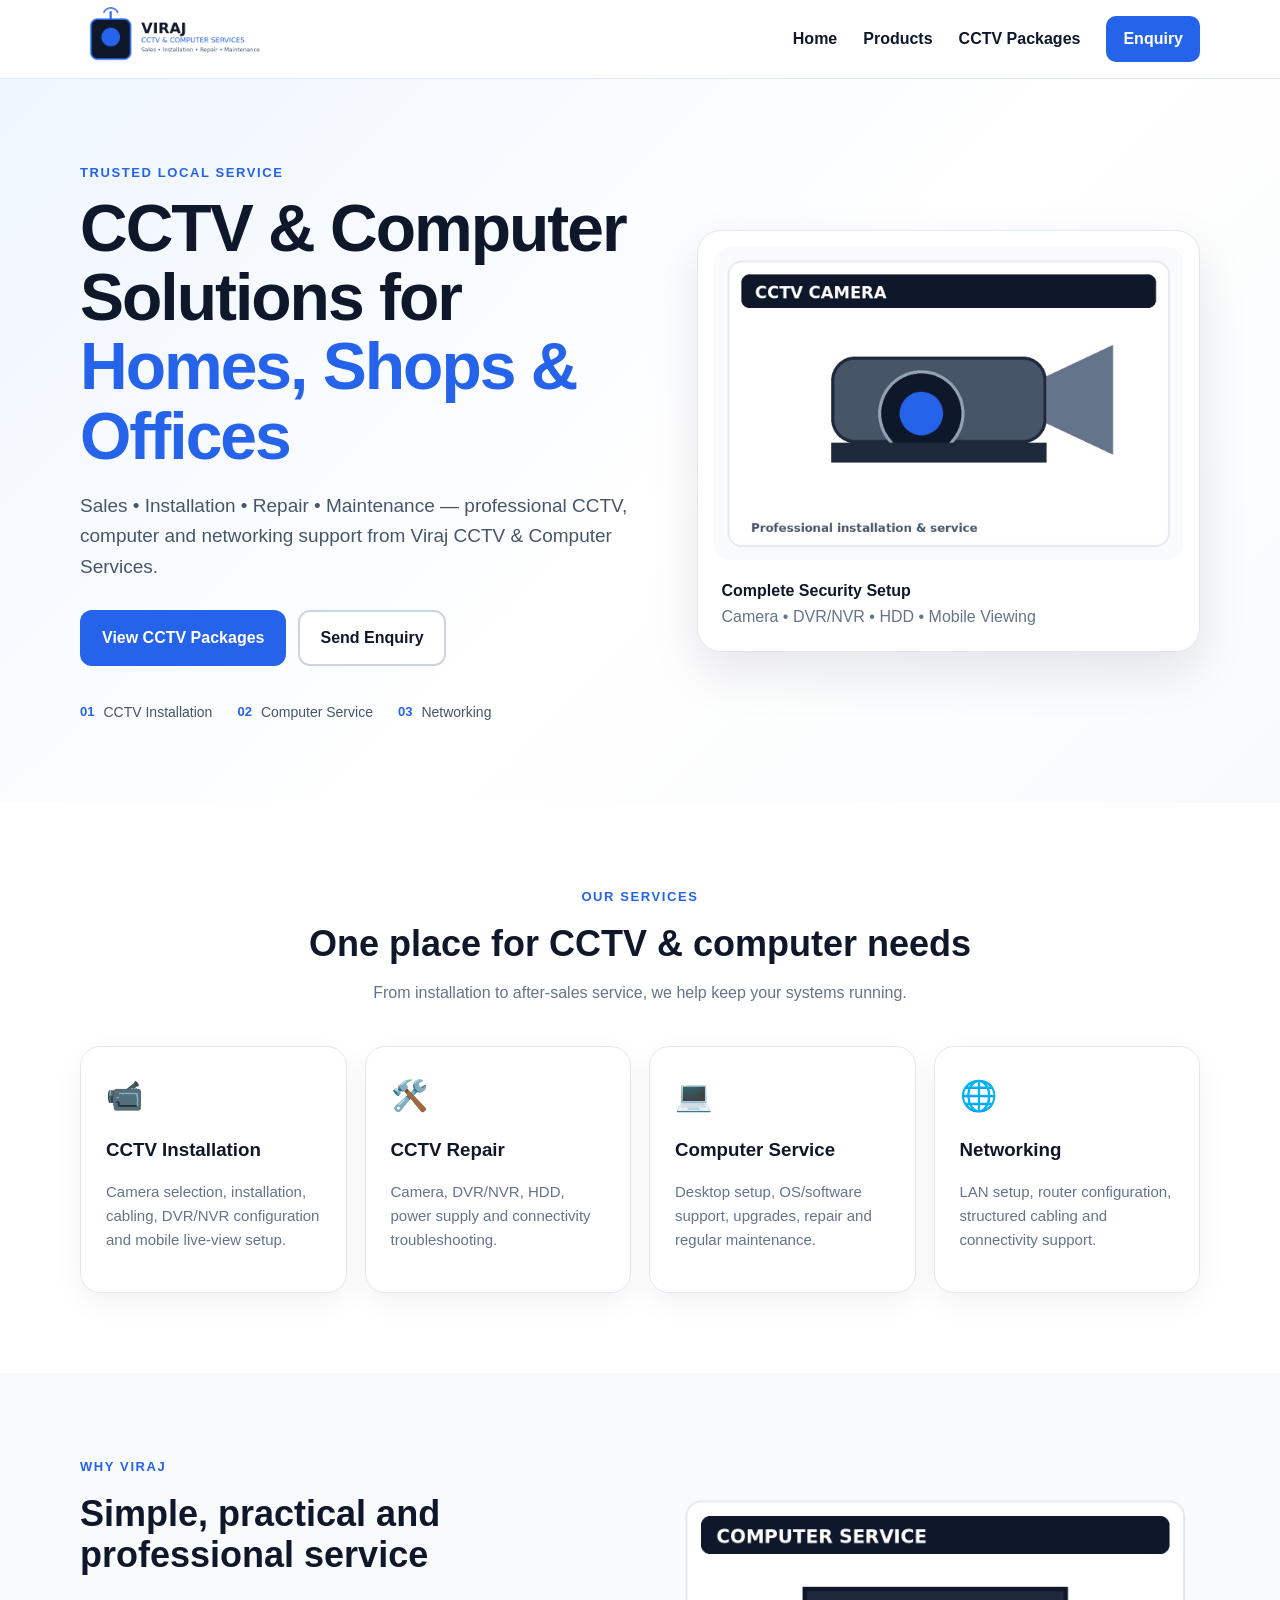
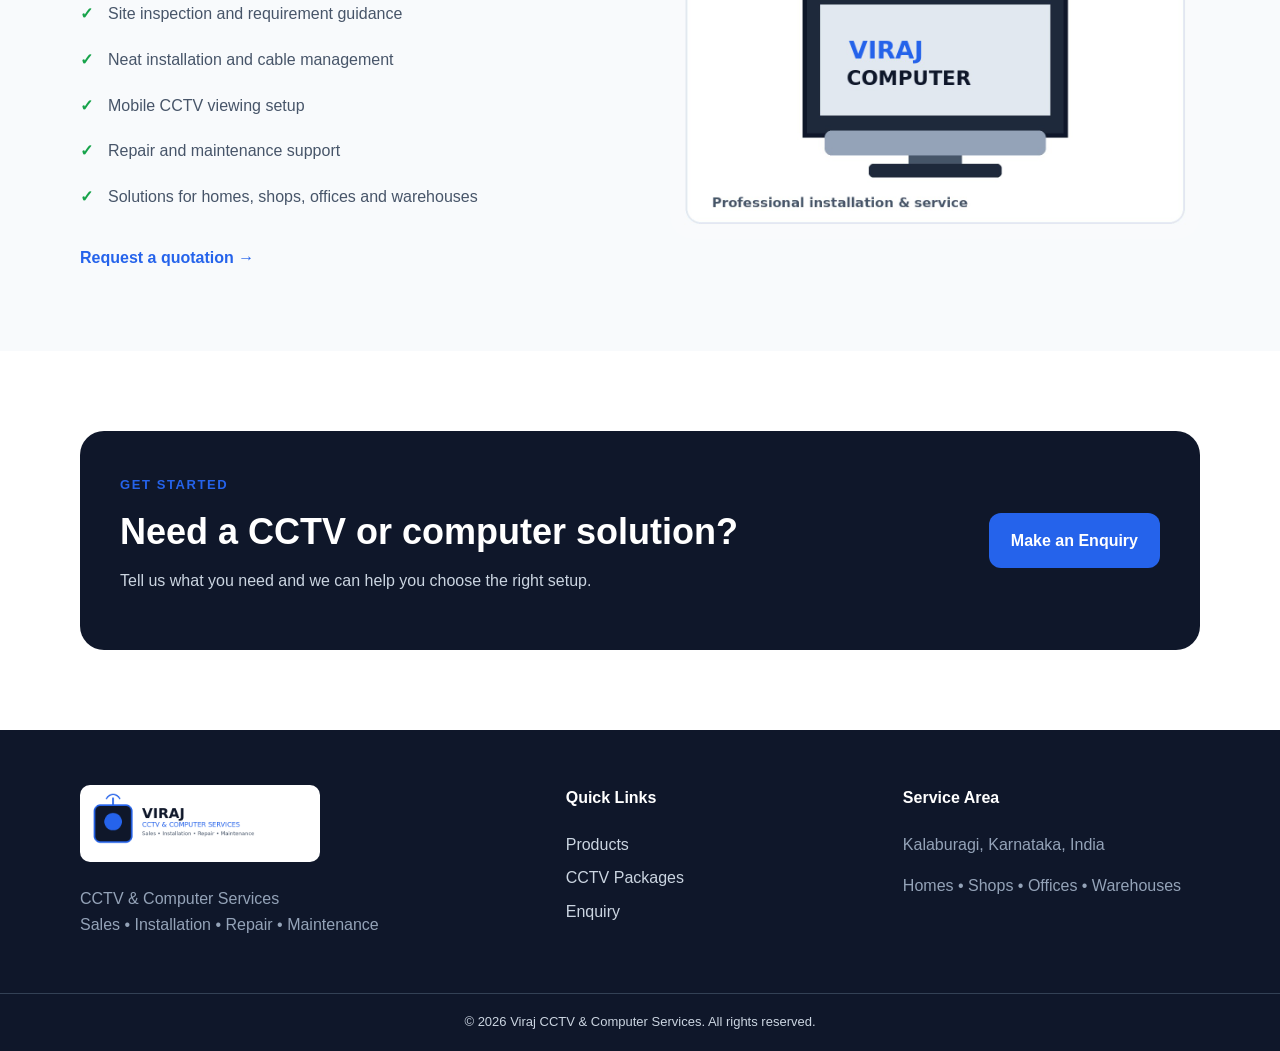
<file: index.html>
<!DOCTYPE html>
<html lang="en">
<head>

  <meta name="google-site-verification" content="1O2dezWutYB2K4WWv4wSsgIg9bzA97CuRYWRVJyXOBk" />
  
  <meta charset="UTF-8">
  <meta name="viewport" content="width=device-width, initial-scale=1.0">
  <title>Viraj CCTV & Computer Services | CCTV & Computer Service in Kalaburagi</title>
  <meta name="description" content="Viraj CCTV & Computer Services provides CCTV camera installation, repair, DVR/NVR setup, networking, computer installation, repair and maintenance.">
  <meta name="keywords" content="CCTV installation Kalaburagi, CCTV repair, DVR NVR, computer repair Kalaburagi, computer service, networking">
  <link rel="canonical" href="https://virajcomputers.in/">
  <meta property="og:title" content="Viraj CCTV & Computer Services">
  <meta property="og:description" content="CCTV, computer, networking and maintenance services.">
  <meta property="og:type" content="website">
  <meta property="og:url" content="https://virajcomputers.in/">
  <meta property="og:image" content="https://virajcomputers.in/images/logo.png">
  <link rel="stylesheet" href="style.css">
  <script type="application/ld+json">
  {
    "@context":"https://schema.org",
    "@type":"LocalBusiness",
    "name":"Viraj CCTV & Computer Services",
    "url":"https://virajcomputers.in/",
    "description":"CCTV and computer sales, installation, repair and maintenance services.",
    "areaServed":"Kalaburagi, Karnataka, India",
    "serviceType":["CCTV Installation","CCTV Repair","DVR/NVR Setup","Computer Repair","Networking"]
  }
  </script>
</head>
<body>
<header class="site-header">
  <div class="container nav">
    <a class="brand" href="index.html"><img src="logo.png" alt="Viraj CCTV & Computer Services"></a>
    <button class="menu-btn" aria-label="Open menu">☰</button>
    <nav>
      <a href="index.html">Home</a>
      <a href="products.html">Products</a>
      <a href="cctv-packages.html">CCTV Packages</a>
      <a href="enquiry.html" class="nav-cta">Enquiry</a>
    </nav>
  </div>
</header>

<main>
<section class="hero">
  <div class="container hero-grid">
    <div>
      <span class="eyebrow">TRUSTED LOCAL SERVICE</span>
      <h1>CCTV & Computer Solutions for <span>Homes, Shops & Offices</span></h1>
      <p class="lead">Sales • Installation • Repair • Maintenance — professional CCTV, computer and networking support from Viraj CCTV & Computer Services.</p>
      <div class="hero-actions">
        <a class="btn primary" href="cctv-packages.html">View CCTV Packages</a>
        <a class="btn secondary" href="enquiry.html">Send Enquiry</a>
      </div>
      <div class="trust-row">
        <div><strong>01</strong><span>CCTV Installation</span></div>
        <div><strong>02</strong><span>Computer Service</span></div>
        <div><strong>03</strong><span>Networking</span></div>
      </div>
    </div>
    <div class="hero-card">
      <img src="cctv-camera.jpg" alt="CCTV camera service">
      <div class="hero-card-text"><strong>Complete Security Setup</strong><span>Camera • DVR/NVR • HDD • Mobile Viewing</span></div>
    </div>
  </div>
</section>

<section class="section">
  <div class="container">
    <div class="section-head"><span class="eyebrow">OUR SERVICES</span><h2>One place for CCTV & computer needs</h2><p>From installation to after-sales service, we help keep your systems running.</p></div>
    <div class="cards">
      <article class="card"><div class="icon">📹</div><h3>CCTV Installation</h3><p>Camera selection, installation, cabling, DVR/NVR configuration and mobile live-view setup.</p></article>
      <article class="card"><div class="icon">🛠️</div><h3>CCTV Repair</h3><p>Camera, DVR/NVR, HDD, power supply and connectivity troubleshooting.</p></article>
      <article class="card"><div class="icon">💻</div><h3>Computer Service</h3><p>Desktop setup, OS/software support, upgrades, repair and regular maintenance.</p></article>
      <article class="card"><div class="icon">🌐</div><h3>Networking</h3><p>LAN setup, router configuration, structured cabling and connectivity support.</p></article>
    </div>
  </div>
</section>

<section class="section soft">
  <div class="container split">
    <div>
      <span class="eyebrow">WHY VIRAJ</span>
      <h2>Simple, practical and professional service</h2>
      <ul class="checks">
        <li>Site inspection and requirement guidance</li>
        <li>Neat installation and cable management</li>
        <li>Mobile CCTV viewing setup</li>
        <li>Repair and maintenance support</li>
        <li>Solutions for homes, shops, offices and warehouses</li>
      </ul>
      <a class="text-link" href="enquiry.html">Request a quotation →</a>
    </div>
    <div class="feature-image"><img src="computer.jpg" alt="Computer service"></div>
  </div>
</section>

<section class="section">
  <div class="container cta">
    <div><span class="eyebrow">GET STARTED</span><h2>Need a CCTV or computer solution?</h2><p>Tell us what you need and we can help you choose the right setup.</p></div>
    <a class="btn primary" href="enquiry.html">Make an Enquiry</a>
  </div>
</section>
</main>

<footer class="footer">
  <div class="container footer-grid">
    <div><img src="logo.png" class="footer-logo" alt="Viraj logo"><p>CCTV & Computer Services<br>Sales • Installation • Repair • Maintenance</p></div>
    <div><h4>Quick Links</h4><a href="products.html">Products</a><a href="cctv-packages.html">CCTV Packages</a><a href="enquiry.html">Enquiry</a></div>
    <div><h4>Service Area</h4><p>Kalaburagi, Karnataka, India</p><p>Homes • Shops • Offices • Warehouses</p></div>
  </div>
  <div class="copyright">© <span id="year"></span> Viraj CCTV & Computer Services. All rights reserved.</div>
</footer>
<script src="script.js"></script>
</body>
</html>
</file>
<file: style.css>
*{box-sizing:border-box}html{scroll-behavior:smooth}body{margin:0;font-family:Arial,Helvetica,sans-serif;color:#0f172a;background:#fff;line-height:1.6}a{color:inherit;text-decoration:none}.container{width:min(1120px,92%);margin:auto}.site-header{position:sticky;top:0;z-index:20;background:rgba(255,255,255,.96);backdrop-filter:blur(12px);border-bottom:1px solid #e2e8f0}.nav{height:78px;display:flex;align-items:center;justify-content:space-between;gap:25px}.brand img{width:245px;height:auto;display:block}.nav nav{display:flex;align-items:center;gap:26px;font-weight:700}.nav nav a:hover{color:#2563eb}.nav-cta{padding:10px 17px;border-radius:10px;background:#2563eb;color:#fff}.menu-btn{display:none;border:0;background:transparent;font-size:28px}.hero{background:linear-gradient(135deg,#eff6ff,#fff 55%,#f8fafc);padding:80px 0}.hero-grid{display:grid;grid-template-columns:1.05fr .95fr;gap:60px;align-items:center}.eyebrow{display:inline-block;font-size:13px;font-weight:800;letter-spacing:1.6px;color:#2563eb;margin-bottom:10px}.hero h1,.page-hero h1{font-size:clamp(40px,6vw,66px);line-height:1.05;margin:0 0 20px;letter-spacing:-2px}.hero h1 span{color:#2563eb}.lead{font-size:19px;color:#475569;max-width:650px}.hero-actions{display:flex;gap:12px;flex-wrap:wrap;margin:28px 0}.btn{display:inline-flex;align-items:center;justify-content:center;padding:13px 20px;border-radius:12px;font-weight:800;border:2px solid transparent;cursor:pointer}.primary{background:#2563eb;color:#fff}.primary:hover{background:#1d4ed8}.secondary{border-color:#cbd5e1;background:#fff}.hero-card{background:#fff;border:1px solid #e2e8f0;border-radius:24px;padding:16px;box-shadow:0 20px 50px rgba(15,23,42,.1)}.hero-card img{width:100%;border-radius:16px;display:block}.hero-card-text{padding:18px 8px 6px;display:flex;flex-direction:column}.hero-card-text span{color:#64748b}.trust-row{display:flex;gap:25px;margin-top:35px;flex-wrap:wrap}.trust-row div{display:flex;gap:9px;align-items:center}.trust-row strong{font-size:13px;color:#2563eb}.trust-row span{font-size:14px;color:#475569}.section{padding:80px 0}.soft{background:#f8fafc}.section-head{text-align:center;max-width:720px;margin:0 auto 40px}.section h2{font-size:36px;line-height:1.15;margin:5px 0 12px}.section-head p{color:#64748b}.cards{display:grid;grid-template-columns:repeat(4,1fr);gap:18px}.card,.product-card,.package,.enquiry-form,.contact-box{border:1px solid #e2e8f0;border-radius:20px;background:#fff;box-shadow:0 10px 30px rgba(15,23,42,.05)}.card{padding:25px}.icon{font-size:30px}.card h3{margin:15px 0 8px}.card p{color:#64748b;font-size:15px}.split{display:grid;grid-template-columns:1fr 1fr;gap:60px;align-items:center}.checks{padding:0;list-style:none}.checks li{padding:10px 0 10px 28px;position:relative;color:#475569}.checks li:before{content:"✓";position:absolute;left:0;color:#16a34a;font-weight:900}.feature-image img{width:100%;border-radius:22px;display:block}.text-link{display:inline-block;color:#2563eb;font-weight:800;margin-top:10px}.cta{background:#0f172a;color:#fff;border-radius:24px;padding:40px;display:flex;align-items:center;justify-content:space-between;gap:30px}.cta p{color:#cbd5e1}.page-hero{padding:70px 0;background:#eff6ff}.page-hero h1{font-size:clamp(38px,5vw,58px)}.page-hero p{color:#475569;font-size:18px;max-width:700px}.product-grid{display:grid;grid-template-columns:repeat(3,1fr);gap:22px}.product-card{overflow:hidden}.product-card img{width:100%;display:block;aspect-ratio:1.5;object-fit:cover}.product-card>div{padding:22px}.product-card h2{margin:8px 0}.product-card p{color:#64748b}.tag{font-size:11px;font-weight:900;letter-spacing:1px;color:#2563eb}.product-placeholder{height:220px;display:flex;align-items:center;justify-content:center;font-size:70px;background:#f1f5f9}.package-grid{display:grid;grid-template-columns:repeat(3,1fr);gap:22px}.package{padding:28px}.package.featured{border:2px solid #2563eb;transform:translateY(-8px)}.package-top{border-bottom:1px solid #e2e8f0;padding-bottom:18px}.package-top span{font-size:11px;font-weight:900;color:#2563eb;letter-spacing:1px}.package h2{font-size:30px;margin:8px 0}.package-top p{color:#64748b;margin:0}.package ul{padding:20px 0 15px;margin:0;list-style:none}.package li{padding:8px 0;border-bottom:1px dashed #e2e8f0}.package li:before{content:"✓ ";color:#16a34a;font-weight:bold}.full{width:100%}.notice{margin-top:28px;padding:18px 20px;background:#fffbeb;border:1px solid #fde68a;border-radius:14px;color:#78350f}.form-wrap{display:grid;grid-template-columns:1.15fr .85fr;gap:25px}.enquiry-form,.contact-box{padding:28px}.form-grid{display:grid;grid-template-columns:1fr 1fr;gap:18px}label{display:block;font-weight:800;margin-bottom:18px}input,select,textarea{width:100%;margin-top:7px;border:1px solid #cbd5e1;border-radius:10px;padding:13px 14px;font:inherit;outline:none}input:focus,select:focus,textarea:focus{border-color:#2563eb;box-shadow:0 0 0 3px rgba(37,99,235,.1)}.contact-box img{width:100%;border-radius:14px}.contact-box h2{margin-bottom:5px}.contact-box p,.small{color:#64748b;font-size:14px}.footer{background:#0f172a;color:#cbd5e1;padding-top:55px}.footer-grid{display:grid;grid-template-columns:1.5fr 1fr 1fr;gap:40px;padding-bottom:40px}.footer-logo{width:240px;background:#fff;border-radius:10px;padding:4px}.footer h4{color:#fff;margin-top:0}.footer-grid a{display:block;margin:8px 0;color:#cbd5e1}.copyright{border-top:1px solid #334155;text-align:center;padding:18px;font-size:13px}.footer p{color:#94a3b8}.small code{background:#f1f5f9;padding:2px 5px;border-radius:5px}@media(max-width:900px){.cards{grid-template-columns:repeat(2,1fr)}.product-grid,.package-grid{grid-template-columns:1fr 1fr}.hero-grid,.split,.form-wrap{grid-template-columns:1fr}.package.featured{transform:none}.nav nav{display:none}.menu-btn{display:block}.nav.mobile-open nav{display:flex;position:absolute;top:78px;left:0;right:0;background:#fff;padding:18px 4%;flex-direction:column;align-items:stretch;border-bottom:1px solid #e2e8f0}.nav.mobile-open nav a{padding:10px}}@media(max-width:600px){.brand img{width:190px}.hero{padding:55px 0}.section{padding:60px 0}.cards,.product-grid,.package-grid,.form-grid,.footer-grid{grid-template-columns:1fr}.hero h1,.page-hero h1{letter-spacing:-1px}.cta{padding:28px;flex-direction:column;align-items:flex-start}.trust-row{gap:15px}}
</file>
